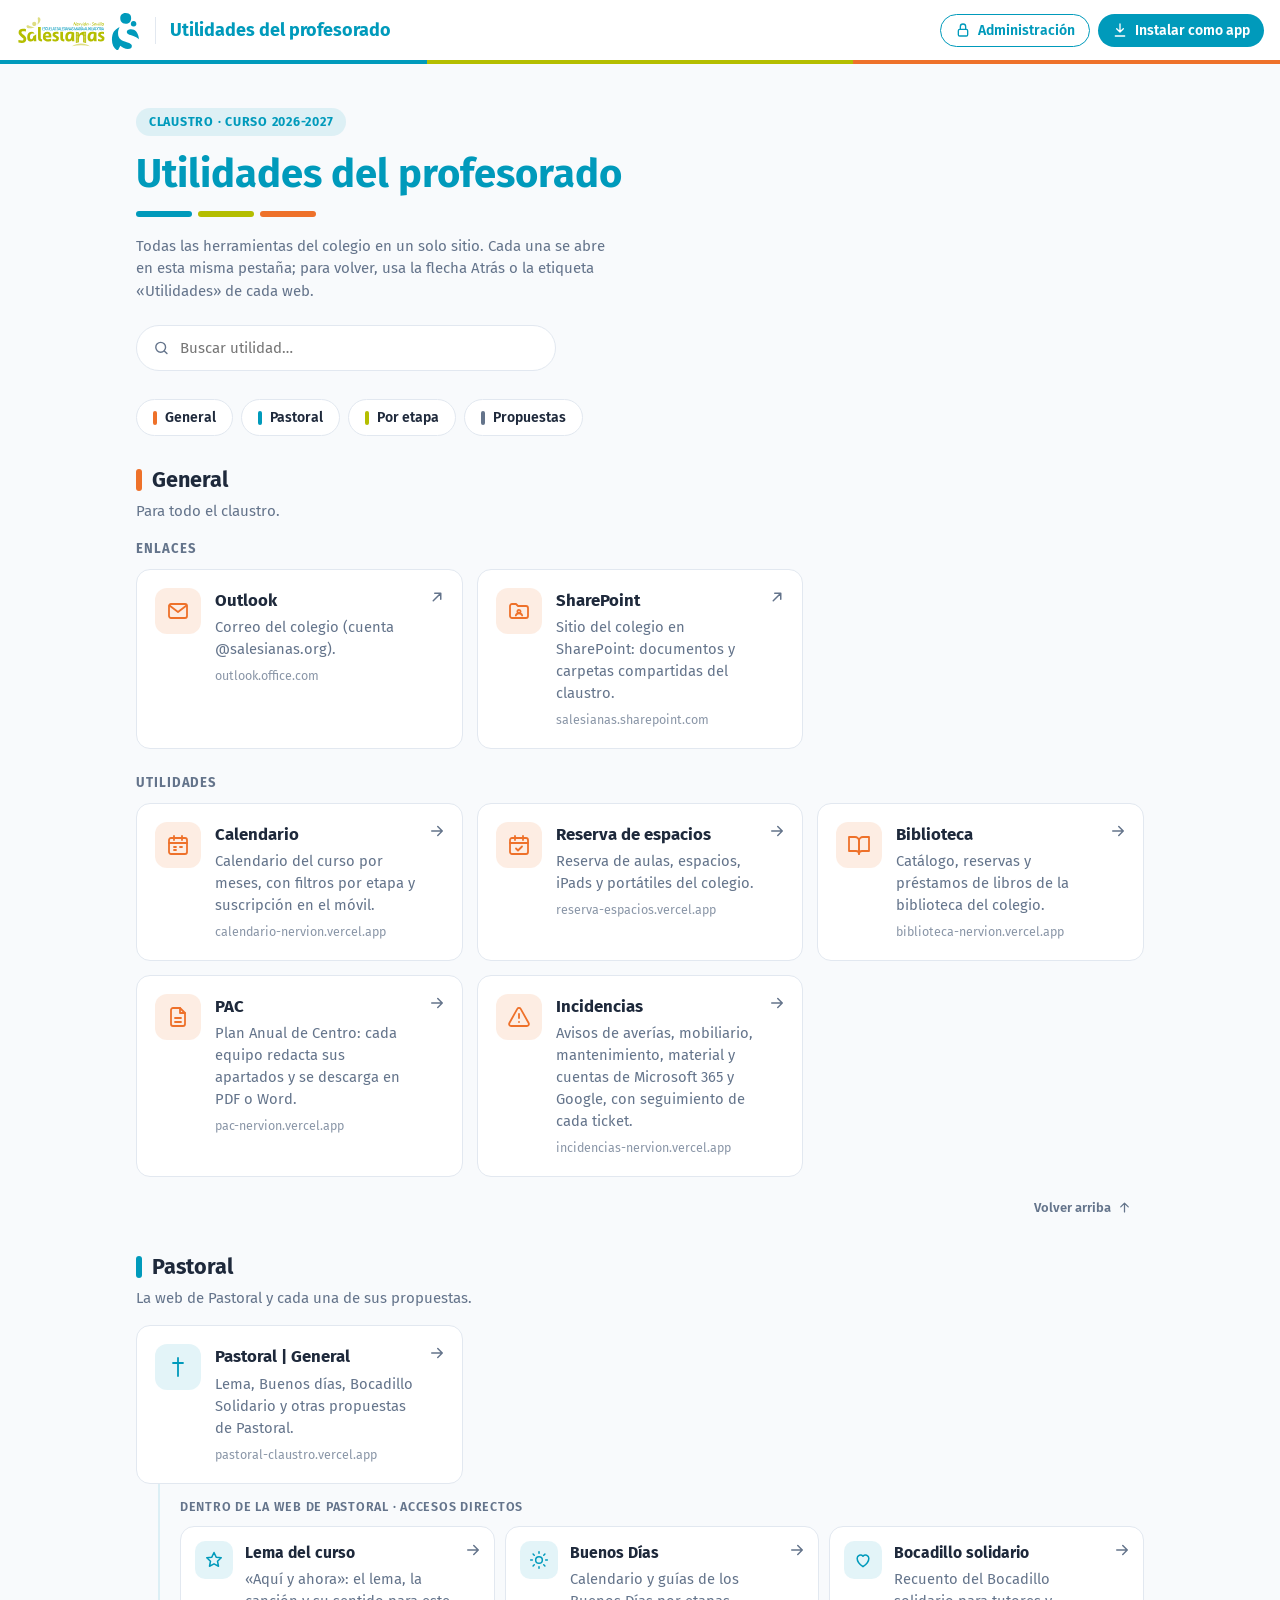
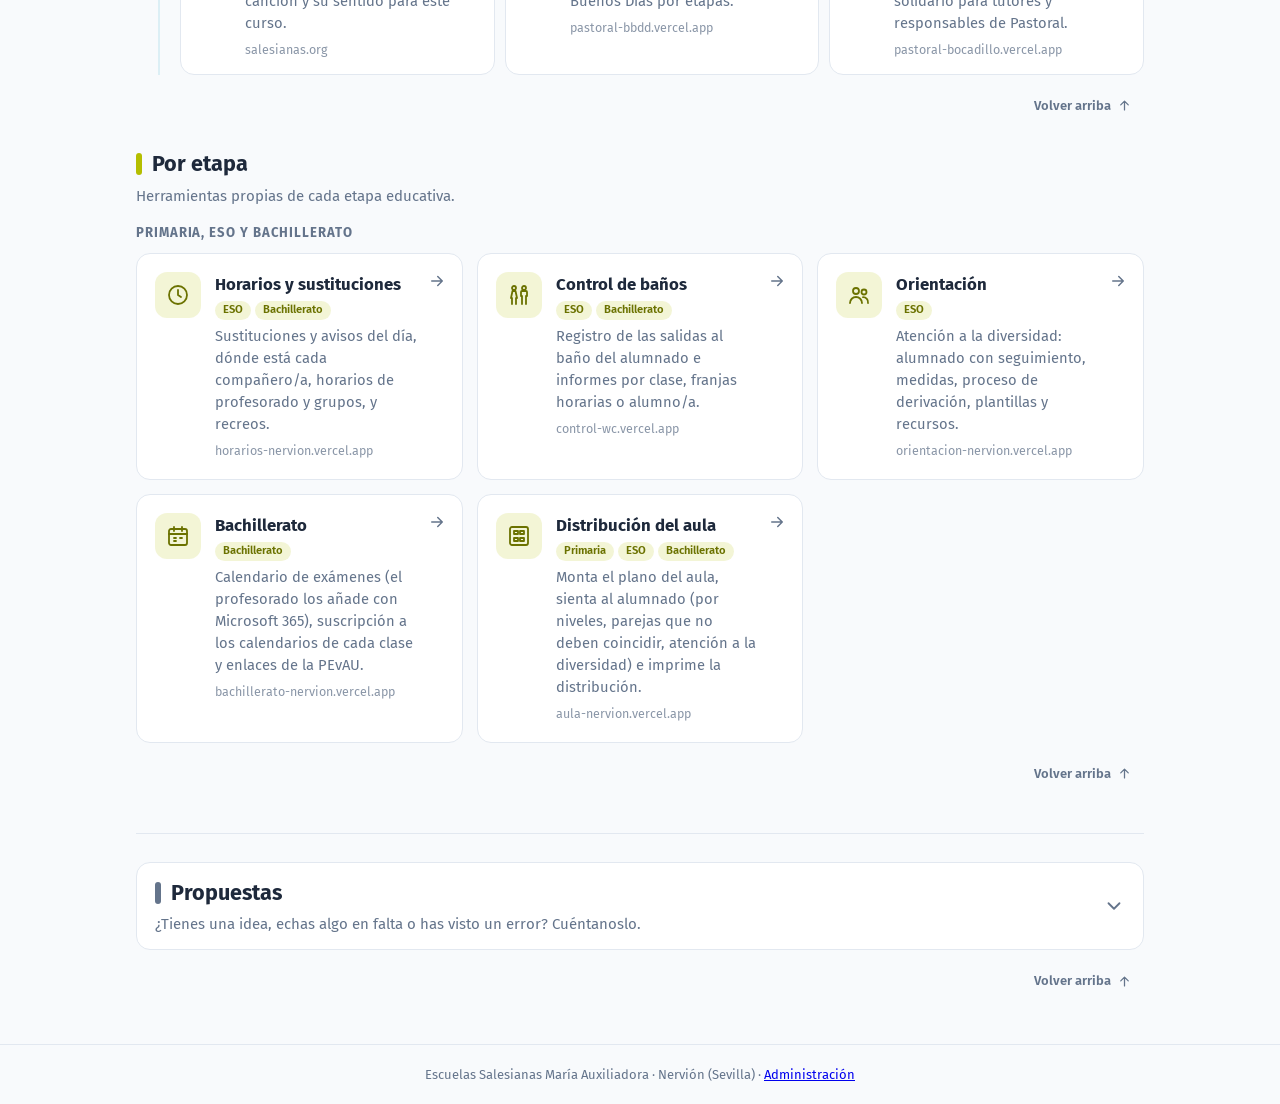
<file: index.html>
<!doctype html>
<html lang="es">
<head>
  <meta charset="utf-8">
  <meta name="viewport" content="width=device-width, initial-scale=1">
  <title>Utilidades del profesorado</title>
  <meta name="description" content="Portal de utilidades para el claustro de las Escuelas Salesianas María Auxiliadora.">
  <meta name="theme-color" content="#009abb">

  <!-- App instalable (PWA) e iconos -->
  <link rel="manifest" href="manifest.json">
  <meta name="apple-mobile-web-app-capable" content="yes">
  <meta name="mobile-web-app-capable" content="yes">
  <meta name="apple-mobile-web-app-status-bar-style" content="default">
  <meta name="apple-mobile-web-app-title" content="Utilidades">
  <link rel="apple-touch-icon" sizes="180x180" href="icon-180.png">
  <link rel="icon" type="image/png" sizes="32x32" href="favicon-32.png">
  <link rel="icon" type="image/png" sizes="48x48" href="favicon-48.png">
  <link rel="icon" type="image/png" sizes="192x192" href="favicon-192.png">
  <link rel="shortcut icon" href="favicon.ico">

  <!-- Vista previa al compartir el enlace (WhatsApp, Teams, correo, redes).
       Si la web se publica en otra dirección, cámbiala en las líneas con "https://claustro-utilidades". -->
  <meta property="og:type" content="website">
  <meta property="og:locale" content="es_ES">
  <meta property="og:site_name" content="Escuelas Salesianas María Auxiliadora">
  <meta property="og:title" content="Utilidades del profesorado">
  <meta property="og:description" content="Todas las herramientas del claustro en un solo sitio: Pastoral, control de baños, calendario de exámenes y más.">
  <meta property="og:url" content="https://claustro-utilidades.vercel.app/">
  <meta property="og:image" content="https://claustro-utilidades.vercel.app/og-image.png">
  <meta property="og:image:width" content="1200">
  <meta property="og:image:height" content="630">
  <meta property="og:image:alt" content="Utilidades del profesorado · Escuelas Salesianas María Auxiliadora">
  <meta name="twitter:card" content="summary_large_image">
  <meta name="twitter:image" content="https://claustro-utilidades.vercel.app/og-image.png">
  <link rel="preconnect" href="https://fonts.googleapis.com">
  <link rel="preconnect" href="https://fonts.gstatic.com" crossorigin>
  <link href="https://fonts.googleapis.com/css2?family=Fira+Sans:wght@400;500;600;700&display=swap" rel="stylesheet">
  <link rel="stylesheet" href="styles.css">
</head>
<body>
  <header class="top">
    <div class="marca"><img class="logo" src="logo.svg" alt="Salesianas Nervión"><span>Utilidades del profesorado</span></div>
    <a class="admin-btn" href="administracion.html" title="Panel de Administración (Equipo Directivo y personas autorizadas)">
      <svg viewBox="0 0 24 24" aria-hidden="true"><rect x="5" y="11" width="14" height="10" rx="2"/><path d="M8 11V7a4 4 0 0 1 8 0v4"/></svg><span>Administración</span>
    </a>
    <button type="button" class="instalar" id="instalar" hidden>
      <svg viewBox="0 0 24 24" aria-hidden="true"><path d="M12 3v12M7 10l5 5 5-5M5 21h14"/></svg><span>Instalar como app</span>
    </button>
  </header>
  <dialog class="dlg" id="dlgInstalar" aria-labelledby="dlgInstalarT">
    <h2 id="dlgInstalarT">Instalar la app</h2>
    <div id="dlgInstalarTxt"></div>
    <form method="dialog"><button class="btn">Entendido</button></form>
  </dialog>

  <main>
    <section class="portada">
      <span class="eyebrow">Claustro · Curso <span id="curso"></span></span>
      <h1>Utilidades del profesorado</h1>
      <div class="franjas" aria-hidden="true"><span></span><span></span><span></span></div>
      <p>Todas las herramientas del colegio en un solo sitio. Cada una se abre en esta misma pestaña; para volver, usa la flecha Atrás o la etiqueta «Utilidades» de cada web.</p>
      <label class="buscar">
        <svg viewBox="0 0 24 24" width="18" height="18" aria-hidden="true"><circle cx="11" cy="11" r="7" fill="none" stroke="currentColor" stroke-width="2"/><path d="m20 20-3.5-3.5" stroke="currentColor" stroke-width="2" stroke-linecap="round"/></svg>
        <input id="buscar" type="search" placeholder="Buscar utilidad…" autocomplete="off" aria-label="Buscar utilidad">
      </label>
    </section>

    <nav class="saltos" id="saltos" aria-label="Ir a cada sección">
      <a href="#apGeneral"><span class="marca-ap general"></span>General</a>
      <a href="#apPastoral"><span class="marca-ap pastoral"></span>Pastoral</a>
      <a href="#apEtapas"><span class="marca-ap etapa"></span>Por etapa</a>
      <a href="#apPropuestas"><span class="marca-ap propuesta"></span>Propuestas</a>
    </nav>

    <section class="apartado" id="apGeneral">
      <h2><span class="marca-ap general"></span>General</h2>
      <p class="sub">Para todo el claustro.</p>
      <div id="general"></div>
      <a class="arriba" href="#">Volver arriba<svg viewBox="0 0 24 24" aria-hidden="true"><path d="M12 19V5M6 11l6-6 6 6"/></svg></a>
    </section>

    <section class="apartado" id="apPastoral">
      <h2><span class="marca-ap pastoral"></span>Pastoral</h2>
      <p class="sub">La web de Pastoral y cada una de sus propuestas.</p>
      <div id="pastoral"></div>
      <a class="arriba" href="#">Volver arriba<svg viewBox="0 0 24 24" aria-hidden="true"><path d="M12 19V5M6 11l6-6 6 6"/></svg></a>
    </section>

    <section class="apartado" id="apEtapas">
      <h2><span class="marca-ap etapa"></span>Por etapa</h2>
      <p class="sub">Herramientas propias de cada etapa educativa.</p>
      <nav class="chips" id="chips" aria-label="Elegir etapa"></nav>
      <div id="etapas"></div>
      <a class="arriba" href="#">Volver arriba<svg viewBox="0 0 24 24" aria-hidden="true"><path d="M12 19V5M6 11l6-6 6 6"/></svg></a>
    </section>

    <p class="vacio" id="vacio" hidden>No hay ninguna utilidad que coincida con la búsqueda.</p>

    <section class="apartado" id="apPropuestas">
      <details class="plegable">
      <summary>
        <span class="plg-txt">
          <h2><span class="marca-ap propuesta"></span>Propuestas</h2>
          <p class="sub">¿Tienes una idea, echas algo en falta o has visto un error? Cuéntanoslo.</p>
        </span>
        <svg class="chev" viewBox="0 0 24 24" aria-hidden="true"><path d="m6 9 6 6 6-6"/></svg>
      </summary>
      <form class="form-prop" id="formProp" novalidate>
        <div class="fila">
          <label class="campo">
            <span>Nombre y apellidos</span>
            <input name="nombre" type="text" autocomplete="name" required>
          </label>
          <label class="campo">
            <span>Correo <em>(opcional)</em></span>
            <input name="correo" type="email" autocomplete="email" placeholder="nombre@salesianas.org">
          </label>
        </div>
        <div class="fila">
          <label class="campo">
            <span>Sección</span>
            <select name="seccion" id="propSeccion" required>
              <option value="" disabled selected>Elige una sección…</option>
              <option value="general">General</option>
              <option value="pastoral">Pastoral</option>
              <option value="etapas">Por etapas</option>
              <option value="equipos">Por equipos</option>
              <option value="otros">Otros</option>
            </select>
          </label>
          <label class="campo" id="campoUtil" hidden>
            <span>Utilidad</span>
            <select name="utilidad" id="propUtil"></select>
          </label>
        </div>
        <label class="campo">
          <span>Propuesta <em>(explica tu propuesta lo más detalladamente posible)</em></span>
          <textarea name="texto" rows="5" required></textarea>
        </label>
        <label class="campo">
          <span>Adjunto <em>(opcional · imagen o PDF, máx. 3 MB)</em></span>
          <ul class="ayuda">
            <li><strong>Errores:</strong> una captura de pantalla explica más que un párrafo («este botón no hace nada», «aquí sale mal la fecha»).</li>
            <li><strong>Ideas nuevas:</strong> un boceto, un documento de ejemplo o una plantilla que ya uses en papel.</li>
          </ul>
          <input type="file" name="attachment" id="propArchivo" accept="image/*,application/pdf">
        </label>
        <input type="text" name="_honey" class="trampa" tabindex="-1" autocomplete="off" aria-hidden="true">
        <div class="acciones">
          <button type="submit" class="btn" id="propEnviar">Enviar propuesta</button>
          <p class="aviso" id="propAviso" role="status" aria-live="polite"></p>
        </div>
      </form>
      </details>
      <a class="arriba" href="#">Volver arriba<svg viewBox="0 0 24 24" aria-hidden="true"><path d="M12 19V5M6 11l6-6 6 6"/></svg></a>
    </section>
  </main>

  <footer class="pie">Escuelas Salesianas María Auxiliadora · Nervión (Sevilla) · <a href="administracion.html">Administración</a></footer>

  <script src="utilidades.js"></script>
  <script src="app.js"></script>
</body>
</html>
</file>
<file: styles.css>
/* Paleta corporativa (igual que el resto de webs del colegio) */
:root {
  --azul: #009abb; --azul-oscuro: #007791;
  --verde: #b4be00; --verde-oscuro: #6b7200;
  --naranja: #ee712a;

  --bg: #F8FAFC; --panel: #FFFFFF; --texto: #1E293B; --suave: #64748B; --borde: #E2E8F0;
  --azul-bg: rgba(0, 154, 187, .11); --verde-bg: rgba(180, 190, 0, .16);
  --radio: 14px;
  --sombra: 0 10px 25px -5px rgba(0, 154, 187, .10), 0 8px 10px -6px rgba(0, 0, 0, .04);
  color-scheme: light;
}
@media (prefers-color-scheme: dark) {
  :root:not([data-theme="light"]) {
    --bg: #0F1720; --panel: #17212C; --texto: #E7ECF2; --suave: #93A2B3; --borde: #263340;
    --azul: #29b6d4; --verde-oscuro: #cdd640;
    --azul-bg: rgba(41, 182, 212, .14); --verde-bg: rgba(180, 190, 0, .15);
    --sombra: 0 10px 25px -8px rgba(0, 0, 0, .5);
    color-scheme: dark;
  }
}
:root[data-theme="dark"] {
  --bg: #0F1720; --panel: #17212C; --texto: #E7ECF2; --suave: #93A2B3; --borde: #263340;
  --azul: #29b6d4; --verde-oscuro: #cdd640;
  --azul-bg: rgba(41, 182, 212, .14); --verde-bg: rgba(180, 190, 0, .15);
  --sombra: 0 10px 25px -8px rgba(0, 0, 0, .5);
  color-scheme: dark;
}

* { box-sizing: border-box; }
html { -webkit-text-size-adjust: 100%; }
body { margin: 0; background: var(--bg); color: var(--texto);
  font: 15px/1.5 "Fira Sans", system-ui, sans-serif; min-height: 100vh; display: flex; flex-direction: column;
  overflow-x: clip; }
button, input, select, textarea { font: inherit; }
[hidden] { display: none !important; }

/* Cabecera */
.top { position: sticky; top: 0; z-index: 5; display: flex; align-items: center;
  padding: 10px 16px 14px; background: var(--panel); }
/* Tres franjas con los colores corporativos, bajo la cabecera */
.top::after { content: ""; position: absolute; left: 0; right: 0; bottom: 0; height: 4px;
  background: linear-gradient(90deg, #009abb 0 33.34%, var(--verde) 33.34% 66.67%, var(--naranja) 66.67%); }
/* Instalar como app (a la derecha de la cabecera) */
.instalar { flex: none; margin-left: auto; display: inline-flex; align-items: center; gap: 7px; padding: 6px 14px;
  border: 0; border-radius: 999px; background: #009abb; color: #fff;
  font-weight: 600; font-size: 14px; cursor: pointer; transition: background .15s; }
.instalar:hover { background: var(--azul-oscuro); }
.admin-btn { flex: none; margin-left: auto; display: inline-flex; align-items: center; gap: 7px; padding: 5px 14px;
  border: 1.5px solid var(--azul); border-radius: 999px; background: var(--panel); color: var(--azul);
  font-weight: 600; font-size: 14px; text-decoration: none; transition: background .15s, color .15s; }
.admin-btn:hover { background: var(--azul); color: #fff; }
.admin-btn svg { width: 16px; height: 16px; fill: none; stroke: currentColor; stroke-width: 2; stroke-linecap: round; stroke-linejoin: round; }
.admin-btn + .instalar { margin-left: 8px; }
.instalar svg { width: 16px; height: 16px; fill: none; stroke: currentColor; stroke-width: 2; stroke-linecap: round; stroke-linejoin: round; }
.dlg { max-width: min(420px, calc(100vw - 32px)); padding: 22px 24px; border: 1px solid var(--borde); border-radius: var(--radio);
  background: var(--panel); color: var(--texto); box-shadow: var(--sombra); }
.dlg::backdrop { background: rgba(15, 23, 32, .45); }
.dlg h2 { margin: 0 0 10px; font-size: 1.2rem; color: var(--azul); }
.dlg ol { margin: 0; padding-left: 20px; }
.dlg li + li { margin-top: 6px; }
.dlg form { display: flex; justify-content: flex-end; margin-top: 18px; }
.marca { display: flex; align-items: center; gap: 14px; min-width: 0;  text-decoration: none; }
.marca .logo { height: 40px; width: auto; display: block; flex: none; }
.marca span { font-weight: 700; font-size: 18px; color: var(--azul); padding-left: 14px; border-left: 1px solid var(--borde);
  white-space: nowrap; overflow: hidden; text-overflow: ellipsis; }

main { width: 100%; max-width: 1040px; margin: 0 auto; padding: 0 16px 48px; flex: 1; }

/* Portada */
.portada { padding: 44px 0 18px; }
.eyebrow { display: inline-block; background: var(--azul-bg); color: var(--azul); font-weight: 700; font-size: .78rem;
  letter-spacing: .06em; text-transform: uppercase; padding: .3rem .8rem; border-radius: 999px; margin-bottom: .9rem; }
.portada h1 { font-size: clamp(1.8rem, 4vw, 2.5rem); line-height: 1.15; color: var(--azul); margin: 0 0 .5rem; text-wrap: balance; }
/* Tres franjas con los colores corporativos, bajo el título */
.franjas { display: flex; gap: 6px; margin: .9rem 0 1.1rem; }
.franjas span { width: 56px; height: 6px; border-radius: 3px; }
.franjas span:nth-child(1) { background: #009abb; }
.franjas span:nth-child(2) { background: var(--verde); }
.franjas span:nth-child(3) { background: var(--naranja); }
.portada p { color: var(--suave); margin: 0 0 1.4rem; max-width: 60ch; }
.buscar { display: flex; align-items: center; gap: 10px; max-width: 420px; background: var(--panel);
  border: 1px solid var(--borde); border-radius: 999px; padding: 0 16px; color: var(--suave); }
.buscar:focus-within { border-color: var(--azul); box-shadow: 0 0 0 3px var(--azul-bg); }
.buscar input { border: 0; outline: 0; background: none; color: var(--texto); padding: 11px 0; width: 100%; }

/* Botones para ir a cada sección */
html { scroll-behavior: smooth; }
.apartado { scroll-margin-top: calc(var(--cab, 62px) + 64px); }
/* Ocupa todo el ancho de la pantalla (como la cabecera), con los botones alineados con el contenido */
.saltos { position: sticky; top: var(--cab, 62px); z-index: 4; display: flex; gap: 8px; overflow-x: auto;
  margin: 0 calc(50% - 50vw); padding: 10px calc(50vw - 50%); background: var(--bg); scrollbar-width: none; transition: box-shadow .15s; }
.saltos::-webkit-scrollbar { display: none; }
.saltos.pegado { box-shadow: 0 6px 12px -10px rgba(0, 0, 0, .35); border-bottom: 1px solid var(--borde); }
.saltos a { flex: none; display: inline-flex; align-items: center; gap: 8px; padding: 7px 16px; border-radius: 999px;
  background: var(--panel); border: 1px solid var(--borde); color: var(--texto); font-weight: 600; font-size: 14px;
  text-decoration: none; white-space: nowrap; transition: border-color .15s, color .15s, background .15s; }
.saltos a .marca-ap { width: 4px; height: 14px; border-radius: 2px; }
.saltos a:hover { border-color: var(--azul); color: var(--azul); }
.saltos a.activa { background: var(--azul-bg); color: var(--azul); border-color: transparent; }
@media (prefers-reduced-motion: reduce) { html { scroll-behavior: auto; } }

/* Apartados */
.apartado { margin-top: 28px; }
.saltos + .apartado { margin-top: 18px; }
.apartado h2 { display: flex; align-items: center; gap: 10px; font-size: 1.35rem; margin: 0; }
.marca-ap { width: 6px; height: 22px; border-radius: 3px; }
.marca-ap.general { background: var(--naranja); }
.marca-ap.pastoral { background: #009abb; }
.marca-ap.etapa { background: var(--verde); }
.marca-ap.propuesta { background: var(--suave); }
.sub { color: var(--suave); margin: 4px 0 16px; }
.etapa + .etapa, .grupo + .grupo { margin-top: 24px; }
.etapa h3, .grupo h3 { font-size: .82rem; text-transform: uppercase; letter-spacing: .07em; color: var(--suave); margin: 0 0 10px; }

.chips { display: flex; flex-wrap: wrap; gap: 6px; margin-bottom: 18px; }
.chips button { border: 1px solid var(--borde); background: var(--panel); color: var(--suave); border-radius: 999px;
  padding: 6px 14px; cursor: pointer; font-weight: 600; font-size: 14px; }
.chips button:hover { color: var(--azul); border-color: var(--azul); }
.chips button.activa { background: var(--azul-bg); color: var(--azul); border-color: transparent; }

/* Tarjetas */
.rejilla { display: grid; grid-template-columns: repeat(auto-fill, minmax(290px, 1fr)); gap: 14px; }
.util { position: relative; display: flex; gap: 14px; align-items: flex-start; padding: 18px 44px 18px 18px;
  background: var(--panel); border: 1px solid var(--borde); border-radius: var(--radio); color: inherit; text-decoration: none;
  transition: border-color .15s, box-shadow .15s, transform .15s; }
.util:hover { border-color: var(--azul); box-shadow: var(--sombra); transform: translateY(-2px); }
.util:focus-visible { outline: 3px solid var(--azul-bg); border-color: var(--azul); }
.ico { flex: none; width: 46px; height: 46px; border-radius: 12px; display: grid; place-items: center; }
.ico svg { width: 24px; height: 24px; fill: none; stroke: currentColor; stroke-width: 1.8; stroke-linecap: round; stroke-linejoin: round; }
.util.tono-general .ico { background: rgba(238, 113, 42, .13); color: var(--naranja); }
.util.tono-pastoral .ico { background: var(--azul-bg); color: var(--azul); }
.util.tono-etapa .ico { background: var(--verde-bg); color: var(--verde-oscuro); }
.cuerpo { display: flex; flex-direction: column; gap: 3px; min-width: 0; }
.titulo { font-weight: 700; font-size: 1.05rem; }
.etqs { display: flex; flex-wrap: wrap; gap: 4px; margin: 1px 0 2px; }
.etq { display: inline-block; font-size: .7rem; font-weight: 600; color: var(--azul);
  background: var(--azul-bg); padding: 1px 8px; border-radius: 999px; }
.util.tono-general .etq { color: var(--naranja); background: rgba(238, 113, 42, .13); }
.util.tono-pastoral .etq { color: var(--azul); background: var(--azul-bg); }
.util.tono-etapa .etq { color: var(--verde-oscuro); background: var(--verde-bg); }
.desc { color: var(--suave); font-size: .92rem; }
.host { color: var(--suave); opacity: .75; font-size: .78rem; margin-top: 4px; overflow-wrap: anywhere; }
.flecha { position: absolute; top: 18px; right: 16px; width: 18px; height: 18px; fill: none; stroke: var(--suave);
  stroke-width: 2; stroke-linecap: round; stroke-linejoin: round; transition: stroke .15s, transform .15s; }
.util:hover .flecha { stroke: var(--azul); transform: translate(2px, -2px); }

/* Pastoral: web completa y, debajo, accesos directos a lo que hay dentro */
.dentro { position: relative; margin: 10px 0 0 22px; padding: 4px 0 0 20px; border-left: 2px solid var(--azul-bg); }
.dentro::before { content: ""; position: absolute; left: -2px; top: -10px; height: 10px; border-left: 2px solid var(--azul-bg); }
.dentro-t { font-size: .78rem; font-weight: 600; text-transform: uppercase; letter-spacing: .06em; color: var(--suave); margin: 0 0 10px; }
.dentro .rejilla { grid-template-columns: repeat(auto-fill, minmax(240px, 1fr)); gap: 10px; }
.dentro .util { padding: 14px 40px 14px 14px; gap: 12px; }
.dentro .ico { width: 38px; height: 38px; border-radius: 10px; }
.dentro .ico svg { width: 20px; height: 20px; }
.dentro .titulo { font-size: .98rem; }
.dentro .flecha { top: 14px; right: 12px; }

/* Formulario de propuestas (bloque plegable) */
.plegable > summary { list-style: none; display: flex; align-items: center; justify-content: space-between; gap: 14px;
  padding: 14px 18px; background: var(--panel); border: 1px solid var(--borde); border-radius: var(--radio); cursor: pointer;
  transition: border-color .15s, box-shadow .15s; }
.plegable > summary::-webkit-details-marker { display: none; }
.plegable > summary:hover { border-color: var(--azul); box-shadow: var(--sombra); }
.plegable > summary:focus-visible { outline: 3px solid var(--azul-bg); border-color: var(--azul); }
.plegable .sub { margin-bottom: 0; }
.chev { flex: none; width: 22px; height: 22px; fill: none; stroke: var(--suave); stroke-width: 2; stroke-linecap: round;
  stroke-linejoin: round; transition: transform .2s, stroke .15s; }
.plegable > summary:hover .chev { stroke: var(--azul); }
.plegable[open] > summary { border-bottom-left-radius: 0; border-bottom-right-radius: 0; border-bottom-color: transparent; }
.plegable[open] > summary .chev { transform: rotate(180deg); }
.plegable[open] > .form-prop { border-top: 0; border-top-left-radius: 0; border-top-right-radius: 0; padding-top: 8px; }
#apPropuestas { margin-top: 44px; padding-top: 28px; border-top: 1px solid var(--borde); }
.form-prop { display: flex; flex-direction: column; gap: 14px; padding: 22px;
  background: var(--panel); border: 1px solid var(--borde); border-radius: var(--radio); }
.form-prop .fila { display: grid; grid-template-columns: 1fr 1fr; gap: 14px; }
.campo { display: flex; flex-direction: column; gap: 5px; min-width: 0; }
.campo > span { font-weight: 600; font-size: .9rem; }
.ayuda { margin: 0 0 4px; padding-left: 18px; color: var(--suave); font-size: .85rem; }
.ayuda strong { color: var(--texto); font-weight: 600; }
.campo em { font-style: normal; font-weight: 400; color: var(--suave); }
.campo input, .campo select, .campo textarea { width: 100%; padding: 10px 12px; color: var(--texto); background: var(--bg);
  border: 1px solid var(--borde); border-radius: 10px; outline: 0; }
.campo textarea { resize: vertical; min-height: 110px; }
.campo input[type="file"] { padding: 7px 10px; color: var(--suave); cursor: pointer; }
.campo input[type="file"]::file-selector-button { margin-right: 12px; padding: 6px 14px; border: 1px solid var(--borde);
  border-radius: 999px; background: var(--panel); color: var(--azul); font: inherit; font-weight: 600; cursor: pointer; }
.campo input[type="file"]::file-selector-button:hover { border-color: var(--azul); }
.campo input:focus, .campo select:focus, .campo textarea:focus { border-color: var(--azul); box-shadow: 0 0 0 3px var(--azul-bg); }
.trampa { position: absolute; left: -9999px; width: 1px; height: 1px; opacity: 0; }
.acciones { display: flex; align-items: center; flex-wrap: wrap; gap: 14px; }
.btn { border: 0; border-radius: 999px; padding: 10px 22px; background: #009abb; color: #fff; font-weight: 600; cursor: pointer; }
.btn:hover { background: var(--azul-oscuro); }
.btn:disabled { opacity: .6; cursor: default; }
.aviso { margin: 0; font-size: .9rem; color: var(--suave); }
.aviso.ok { color: var(--verde-oscuro); }
.aviso.error { color: #d23c3c; }
.prueba { margin-top: 14px; padding: 16px 20px; border: 1px dashed var(--azul); border-radius: var(--radio);
  background: var(--azul-bg); font-size: .92rem; }
.prueba p { margin: 0 0 8px; }
.prueba-t { font-weight: 600; color: var(--azul); }
.prueba dl { display: grid; grid-template-columns: max-content 1fr; gap: 4px 14px; margin: 8px 0 0; }
.prueba dt { font-weight: 600; }
.prueba dd { margin: 0; white-space: pre-wrap; overflow-wrap: anywhere; }

/* Volver arriba (al final de cada apartado) */
.arriba { display: flex; align-items: center; gap: 6px; width: max-content; margin: 16px 0 0 auto; padding: 5px 12px;
  border-radius: 999px; color: var(--suave); font-size: 13px; font-weight: 600; text-decoration: none;
  transition: color .15s, background .15s; }
.arriba svg { width: 15px; height: 15px; fill: none; stroke: currentColor; stroke-width: 2; stroke-linecap: round; stroke-linejoin: round; }
.arriba:hover { color: var(--azul); background: var(--azul-bg); }

.vacio { color: var(--suave); text-align: center; padding: 40px 0; }
.pie { text-align: center; color: var(--suave); font-size: 13px; padding: 20px 16px; border-top: 1px solid var(--borde); }

@media (max-width: 520px) {
  .marca .logo { height: 32px; }
  .marca span { font-size: 15px; padding-left: 10px; }
  .instalar { padding: 7px; }
  .instalar span { display: none; }
  .admin-btn { padding: 6px; }
  .admin-btn span { display: none; }
  .portada { padding-top: 28px; }
  .rejilla, .dentro .rejilla { grid-template-columns: 1fr; }
  .dentro { margin-left: 10px; padding-left: 14px; }
  .saltos { gap: 6px; }
  .saltos a { padding: 6px 11px; gap: 5px; font-size: 13px; }
  .saltos a .marca-ap { width: 3px; height: 12px; }
  .saltos { padding: 10px 12px; }
  .form-prop { padding: 16px; }
  .form-prop .fila { grid-template-columns: 1fr; }
  .prueba dl { grid-template-columns: 1fr; }
  .prueba dd { margin-bottom: 6px; }
}
</file>
